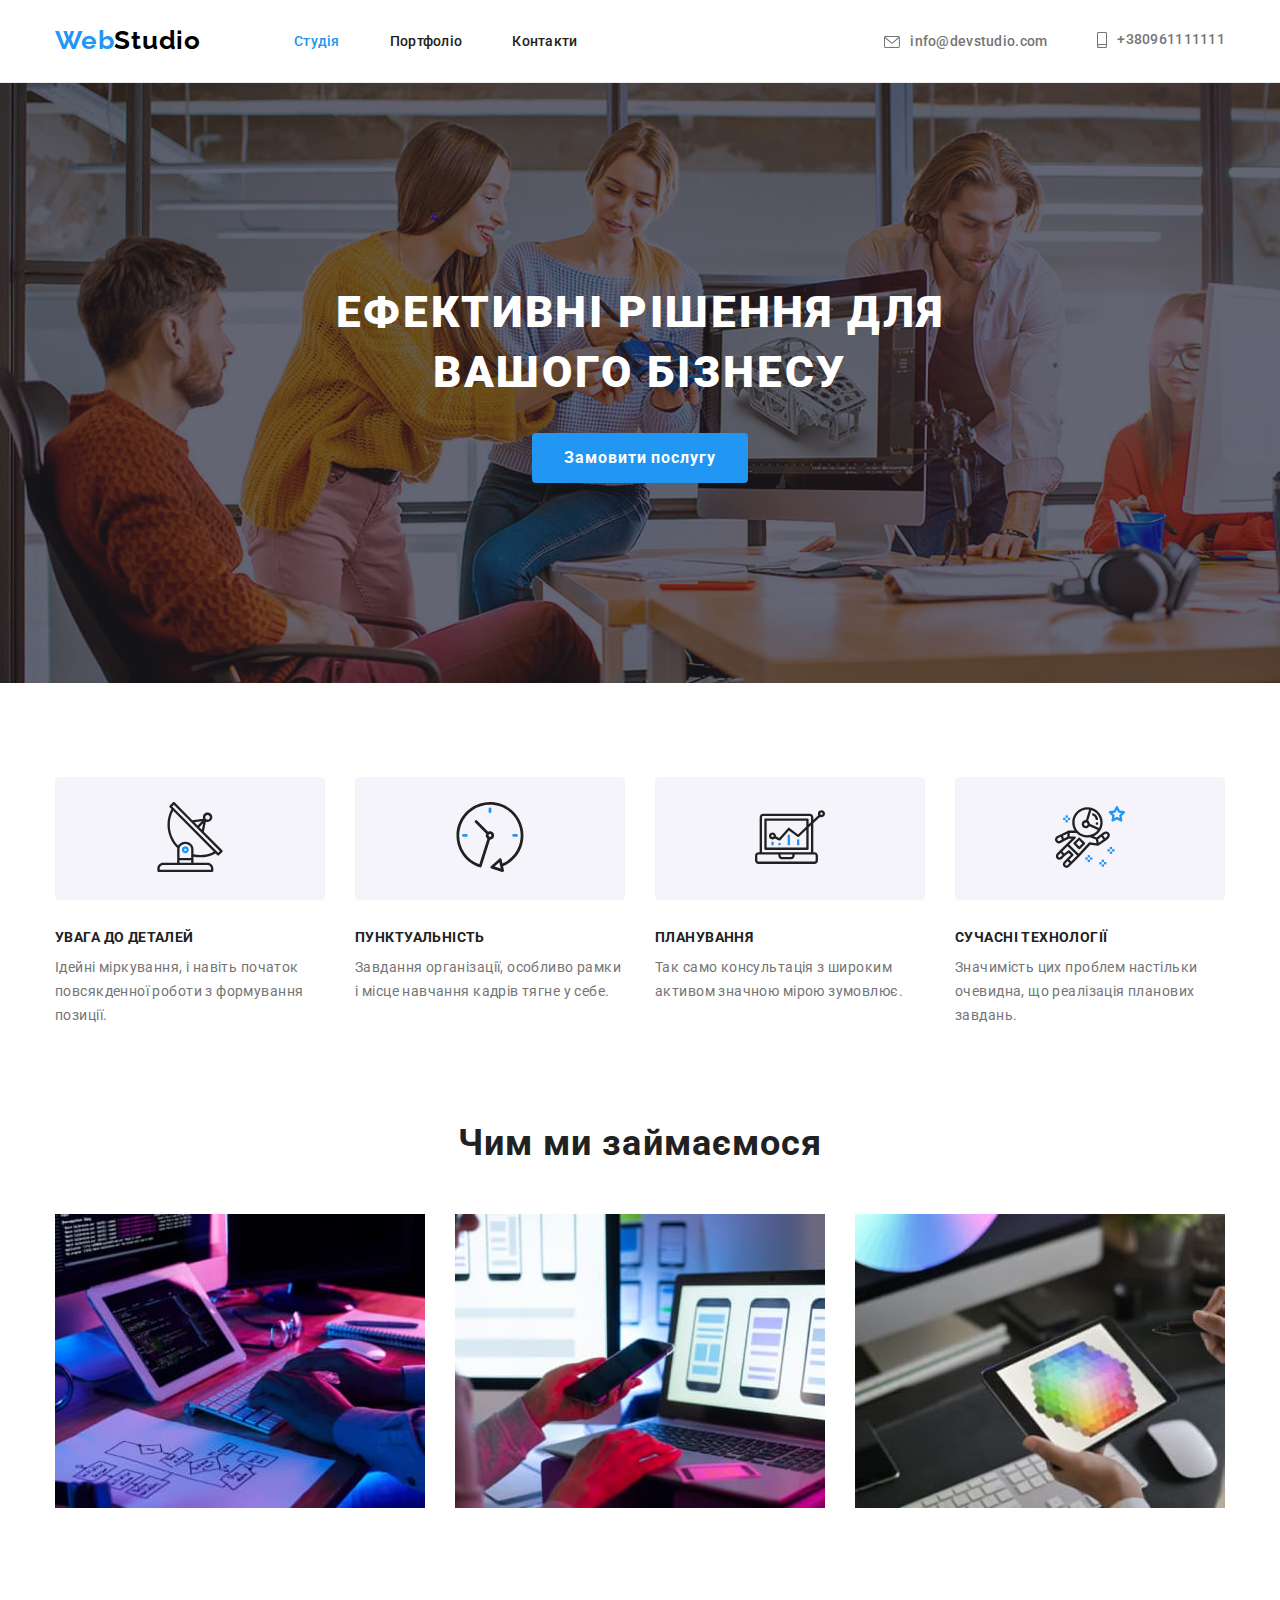
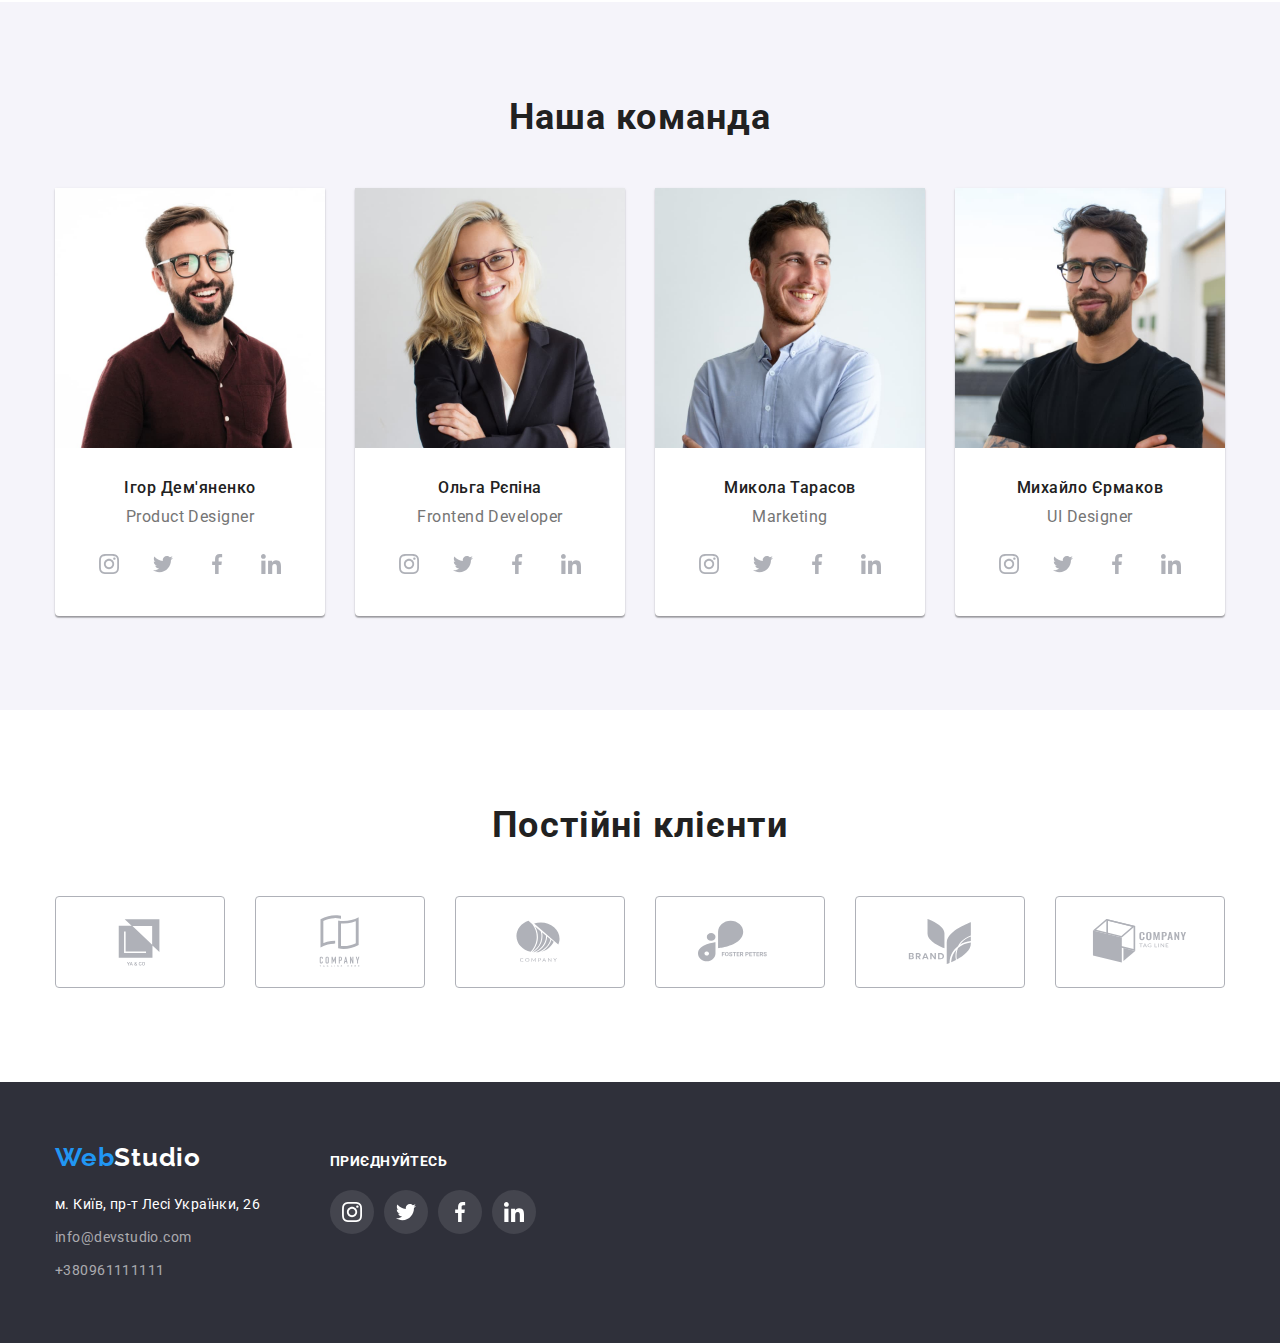
<file: index.html>
<!DOCTYPE html>
<html lang="uk">
<head>
  <meta charset="utf-8">
  <meta http-equiv="X-UA-Compatible" content="IE=edge">
  <meta name="viewport" content="width=device-width, initial-scale=1.0">
  <title>Студія</title>
  <link rel="stylesheet" href="https://cdn.jsdelivr.net/npm/modern-normalize@1.1.0/modern-normalize.min.css">
  <link rel="preconnect" href="https://fonts.googleapis.com">
  <link rel="preconnect" href="https://fonts.gstatic.com" crossorigin>
  <link href="https://fonts.googleapis.com/css2?family=Raleway:wght@700&family=Roboto:wght@400;500;700;900&display=swap" rel="stylesheet">
  <link rel="stylesheet" href="./CSS/styles.css">
  

</head>
<body>
  <!--Header-->
    <header class="page_header">
      <div class="page_header_container container">
      <nav class="page_nav">
          <a class="first_logo" href="./index.html"> <span class="item_web">Web</span>Studio</a>
          <ul class="menu list">
            <li class="menu_item"><a class="menu_link link current" href="./index.html">Студія</a></li>
            <li class="menu_item"><a class="menu_link link" href="./portfolio.html">Портфоліо</a></li>
            <li class="menu_item"><a class="menu_link link" href="#">Контакти</a></li>
          </ul>
      </nav>
          <ul class="contacts_header list">
            <li class="contact_mail"><a class="contact_link link" href="mailto:info@devstudio.com"><svg class="icon_contact" width="16" height="12"><use href="./images/icons.svg#icon-envelope"></use></svg>info@devstudio.com</a></li>
            <li class="contact_tel"><a class="contact_link link" href="tel:+380961111111"><svg class="icon_contact"  width="10" height="16"><use href="./images/icons.svg#icon-smartphone"></use></svg>+380961111111</a></li>
          </ul>
        </div>
    </header>
    
     <!--Main-->
      <main>
        <section class="main_bg">
        <div class="section_main container">
          <h1 class="title_main">Ефективні рішення для вашого бізнесу</h1>
          <button class="btn_main" type="button">Замовити послугу</button>
       </div>
      </section>
        <!--About-->
                  <section>
                    <div class="section_about_us container ">
          <h2 class="visually-hidden">Все про нас та нашу роботу</h2>
          <ul class="about_us list">
            <li class="card">
              <div class="bcg">
              <svg class="icons_about_us" width="70" height="70">
                <use href="./images/icons.svg#icon-antenna"></use>
              </svg>
            </div>
             <h3 class="title_about_us">Увага до деталей</h3>
             <p class="text_about_us">Ідейні міркування, і навіть початок повсякденної роботи з формування позиції.</p>
            </li>
            <li class="card">
              <div class="bcg">
              <svg class="icons_about_us" width="70" height="70">
                <use href="./images/icons.svg#icon-clock"></use>
              </svg>
              </div>
              <h3 class="title_about_us">Пунктуальність</h3>
              <p class="text_about_us">Завдання організації, особливо рамки і місце навчання кадрів тягне у себе.</p>
            </li> 
             <li class="card">
              <div class="bcg">
              <svg class="icons_about_us" width="70" height="70">
                <use href="./images/icons.svg#icon-diagram"></use>
              </svg>
              </div>
              <h3 class="title_about_us">Планування</h3>
              <p class="text_about_us">Так само консультація з широким активом значною мірою зумовлює.</p>
            </li>
            <li class="card">
              <div class="bcg">
              <svg class="icons_about_us" width="70" height="70">
                <use href="./images/icons.svg#icon-astronaut"></use>
              </svg>
              </div>
              <h3 class="title_about_us">Сучасні технології</h3>
              <p class="text_about_us">Значимість цих проблем настільки очевидна, що реалізація планових завдань.</p>
            </li>
         </ul>
              </div>
            </section>
        <!--What_we_do-->
        <section class="page_what_we_do">
        <div class="section_what_we_do  container">
                 <h2 class="title_what_we_do">Чим ми займаємося</h2>
          <ul class="what_we_do list">
            <li class="item_what_we_do"><img src="./images/laptop.jpg" alt="ноутбук" width="370"></li>
            <li class="item_what_we_do"><img src="./images/telephone.jpg" alt="мобільний_телефон" width="370"></li>
            <li class="item_what_we_do"> <img src="./images/tablet.jpg" alt="планшет" width="370"></li>
          </ul>         
              </div>
            </section>
        <!--Our_team-->
        <section class="page_our_team ">
        <div class="section_our_team container">
                  <h2 class="title_our_team">Наша команда</h2>
          <ul class="our_team list">
            <li class="content_our_team">
              <img src="./images/man1.jpg" alt="усміхнений_чоловік_в_окулярах" width="270">
              <div class="text_our_team">
              <h3 class="subtitle_our_team">Ігор Дем'яненко</h3>
              <p class="item_our_team">Product Designer</p>
              <ul class="social_list list">
                <li class="icon_item"><a class="link_icons_team" href=""><svg class="icon"><use href="./images/icons.svg#icon-instagram"></use></svg></a>
                  </li>
                  <li class="icon_item"><a class="link_icons_team" href=""><svg class="icon"><use href="./images/icons.svg#icon-twitter"></use></svg></a>
                  </li>
                  <li class="icon_item"><a class="link_icons_team" href=""><svg class="icon"><use href="./images/icons.svg#icon-facebook"></use></svg></a>
                  </li>
                  <li class="icon_item"><a class="link_icons_team" href=""><svg class="icon"><use href="./images/icons.svg#icon-linkedin"></use></svg></a>
                    </li>
              </ul>
              </div>
             
            </li>
            <li class="content_our_team">
              <img src="./images/woman.jpg" alt="жінка_в_окулярах" width="270">
              <div class="text_our_team">
              <h3 class="subtitle_our_team">Ольга Рєпіна</h3>
              <p class="item_our_team">Frontend Developer</p>
              <ul class="social_list list">
                <li class="icon_item"><a class="link_icons_team" href=""><svg class="icon"><use href="./images/icons.svg#icon-instagram"></use></svg></a>
                </li>
                <li class="icon_item"><a class="link_icons_team" href=""><svg class="icon"><use href="./images/icons.svg#icon-twitter"></use></svg></a>
                </li>
                <li class="icon_item"><a class="link_icons_team" href=""><svg class="icon"><use href="./images/icons.svg#icon-facebook"></use></svg></a>
                </li>
                <li class="icon_item"><a class="link_icons_team" href=""><svg class="icon"><use href="./images/icons.svg#icon-linkedin"></use></svg></a>
                  </li>
              </ul>
              </div>
                         </li>
                       <li class="content_our_team">
              <img src="./images/man2.jpg" alt="усміхнений_чоловік" width="270">
              <div class="text_our_team">
              <h3 class="subtitle_our_team">Микола Тарасов</h3>
              <p class="item_our_team">Marketing</p>
              <ul class="social_list list">
                <li class="icon_item"><a class="link_icons_team" href=""><svg class="icon"><use href="./images/icons.svg#icon-instagram"></use></svg></a>
                </li>
                <li class="icon_item"><a class="link_icons_team" href=""><svg class="icon"><use href="./images/icons.svg#icon-twitter"></use></svg></a>
                </li>
                <li class="icon_item"><a class="link_icons_team" href=""><svg class="icon"><use href="./images/icons.svg#icon-facebook"></use></svg></a>
                </li>
                <li class="icon_item"><a class="link_icons_team" href=""><svg class="icon"><use href="./images/icons.svg#icon-linkedin"></use></svg></a>
                  </li>
              </ul>
              </div>
              
            </li>
            <li class="content_our_team">
              <img src="./images/man3.jpg" alt="чоловік_в_окулярах" width="270">
              <div class="text_our_team">
              <h3 class="subtitle_our_team">Михайло Єрмаков</h3>
              <p class="item_our_team">UI Designer</p>
              <ul class="social_list list">
                <li class="icon_item"><a class="link_icons_team" href=""><svg class="icon"><use href="./images/icons.svg#icon-instagram"></use></svg></a>
                </li>
                <li class="icon_item"><a class="link_icons_team" href=""><svg class="icon"><use href="./images/icons.svg#icon-twitter"></use></svg></a>
                </li>
                <li class="icon_item"><a class="link_icons_team" href=""><svg class="icon"><use href="./images/icons.svg#icon-facebook"></use></svg></a>
                </li>
                <li class="icon_item"><a class="link_icons_team" href=""><svg class="icon"><use href="./images/icons.svg#icon-linkedin"></use></svg></a>
                  </li>
              </ul>
              </div>
                         </li>
          </ul>
        </div>
        </section>
        <!--Clients-->
        <section class="page_clients">
          <div class="section_clients container">
            <h2 class="title_clients">Постійні клієнти</h2>
            <ul class="logo_list list">
              <li class="logo_item">
                <a class="link_logo" href="#">
                <svg class="logo_img"> 
                  <use href="./images/icons.svg#icon-LogoClient1"></use>
                </svg>
              </a>
              </li>
              <li class="logo_item">
                <a class="link_logo" href="#">
                <svg class="logo_img"> 
                  <use href="./images/icons.svg#icon-LogoClient2"></use>
                </svg>
                </a>
              </li>
              <li class="logo_item">
                <a class="link_logo" href="#">
                <svg class="logo_img"> 
                  <use href="./images/icons.svg#icon-LogoClient3"></use>
                </svg>
              </a>
              </li>
              <li class="logo_item">
                <a class="link_logo" href="#">
                <svg class="logo_img"> 
                  <use href="./images/icons.svg#icon-LogoClient4"></use>
                </svg>
              </a>
              </li>
              <li class="logo_item">
                <a class="link_logo" href="#">
                <svg class="logo_img"> 
                  <use href="./images/icons.svg#icon-LogoClient5"></use>
                </svg>
              </a>
              </li>
              <li class="logo_item">
                <a class="link_logo" href="#">
                <svg class="logo_img"> 
                  <use href="./images/icons.svg#icon-LogoClient6"></use>
                </svg>
              </a>
              </li>
            </ul>
          </div>
        </section>
           </main>
     <!--Footer-->
     <footer class="contacts_footer">
      <div class="page_footer container">
        <div class="address_content">
        <h2 class="visually-hidden">Контакти</h2>
         <a class="second_logo" href="./index.html"> <span class="item_web" >Web</span>Studio</a>
         <address class="address_footer">
           <ul class="address_list list">
            <li class="address_item"><a class="link_map link" href="https://goo.gl/maps/CPtrU1FHBa2aNyZL9" target="_blank" rel="noopener noreferrer nofollow">м. Київ, пр-т Лесі Українки, 26</a></li>
            <li class="address_item"><a class="link_mail link" href="mailto:info@devstudio.com">info@devstudio.com</a></li>
            <li class="address_item"><a class="link_tel link" href="tel:+380961111111">+380961111111</a></li>
           </ul>
                   </address>
                  </div> 
                   <div class="address_icons">
                    <p class="subtitle_address">Приєднуйтесь</p>
                    <ul class="social_list_address list">
                      <li class="icon_item"><a class="link_icons_address" href=""><svg class="icon_add"><use href="./images/icons.svg#icon-instagram"></use></svg></a>
                      </li>
                      <li class="icon_item"><a class="link_icons_address" href=""><svg class="icon_add"><use href="./images/icons.svg#icon-twitter"></use></svg></a>
                      </li>
                      <li class="icon_item"><a class="link_icons_address" href=""><svg class="icon_add"><use href="./images/icons.svg#icon-facebook"></use></svg></a>
                      </li>
                      <li class="icon_item"><a class="link_icons_address" href=""><svg class="icon_add"><use href="./images/icons.svg#icon-linkedin"></use></svg></a>
                        </li>
                    </ul>
            
                  </div>
      </div> 

      
      </footer>

</body>
</html>
</file>
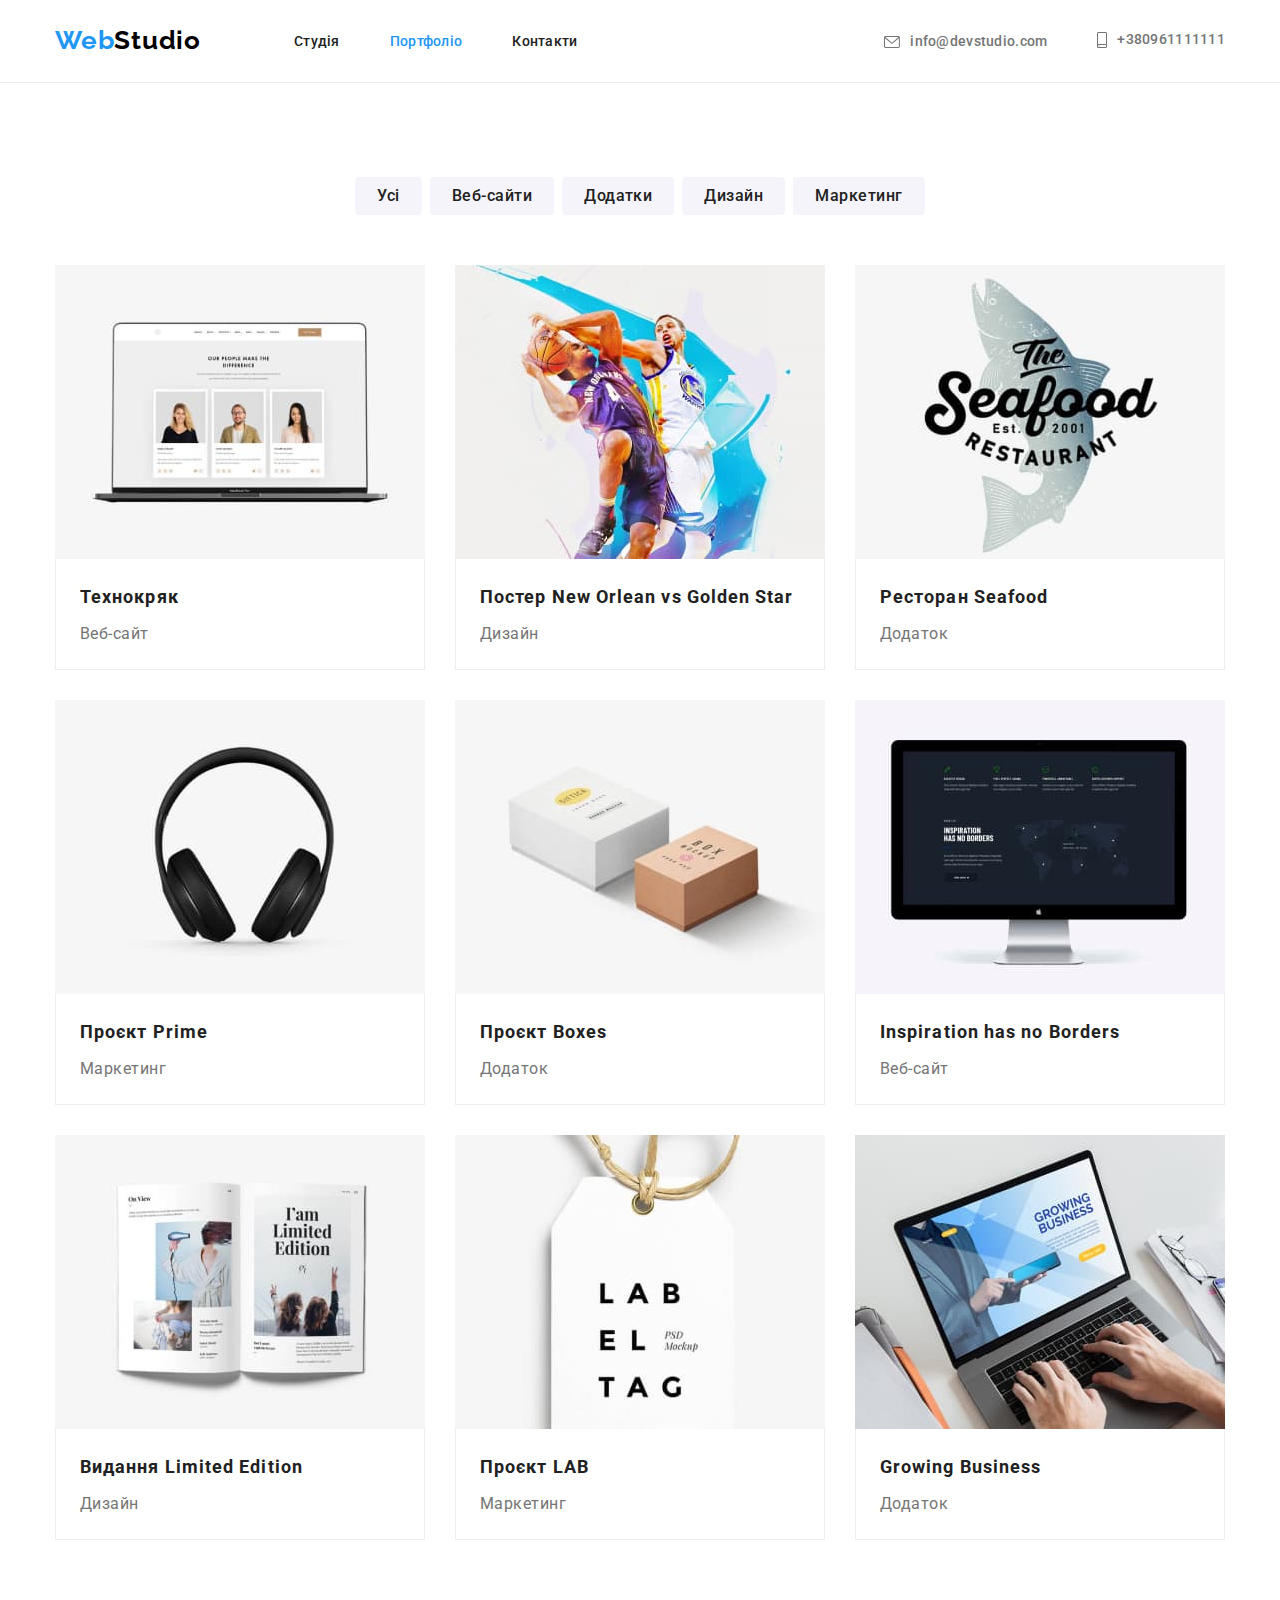
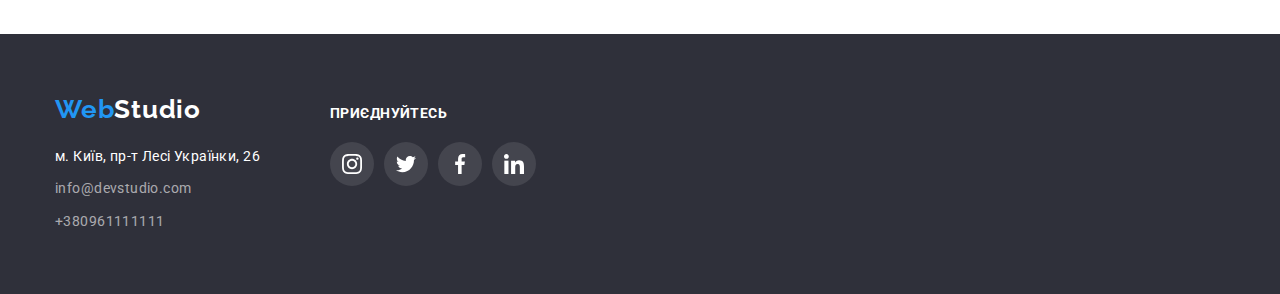
<file: portfolio.html>
<!DOCTYPE html>
<html lang="uk">
<head>
  <meta charset="utf-8">
  <meta http-equiv="X-UA-Compatible" content="IE=edge">
  <meta name="viewport" content="width=device-width, initial-scale=1.0">
  <title>Студія</title>
  <link rel="stylesheet" href="https://cdn.jsdelivr.net/npm/modern-normalize@1.1.0/modern-normalize.min.css">
  <link rel="preconnect" href="https://fonts.googleapis.com">
  <link rel="preconnect" href="https://fonts.gstatic.com" crossorigin>
  <link href="https://fonts.googleapis.com/css2?family=Raleway:wght@700&family=Roboto:wght@400;500;700;900&display=swap" rel="stylesheet">
  <link rel="stylesheet" href="./CSS/styles.css">
</head>
<body>
  <!--Header-->
  <header class="page_header">
    <div class="page_header_container container">
      <nav class="page_nav">
      <a class="first_logo" href="./index.html"> <span class="item_web">Web</span>Studio</a>
      <ul class="menu list">
        <li class="menu_item"><a class="menu_link link" href="./index.html">Студія</a></li>
        <li class="menu_item"><a class="menu_link link current" href="./portfolio.html">Портфоліо</a></li>
        <li class="menu_item"><a class="menu_link link" href="#">Контакти</a></li>
      </ul>
  </nav>
  <ul class="contacts_header list">
    <li class="contact_mail"><a class="contact_link link" href="mailto:info@devstudio.com"><svg class="icon_contact" width="16" height="12"><use href="./images/icons.svg#icon-envelope"></use></svg>info@devstudio.com</a></li>
    <li class="contact_tel"><a class="contact_link link" href="tel:+380961111111"><svg class="icon_contact"  width="10" height="16"><use href="./images/icons.svg#icon-smartphone"></use></svg>+380961111111</a></li>
  </ul>
    </div>
    
  
  </header>
  
    
     <!--Main-->
      <main>
          <section class="page_portfolio">
            <div class="container">
          <h1 class="visually-hidden">Кнопки та послуги</h1>
        <ul class="button_list list">
          <li><button class="button_main" type="button">Усі</button></li>
          <li><button class="button_main" type="button">Веб-сайти</button></li>
         <li><button class="button_main" type="button">Додатки</button></li>
          <li><button class="button_main" type="button">Дизайн</button></li>
          <li><button class="button_main" type="button">Маркетинг</button></li>
          </ul>
          <ul class="services_main list">
            <li class="content_services_main">
              <a class="content_link link" href="#">
              <img src="./images-portfolio/tehnokriak.jpg" alt="технокряк" width="370">
              <div class="text_border_line">
              <h2 class="subtitle_services_main">Технокряк</h2>
              <p class="item_services_main">Веб-сайт</p>
              </div>
            </a>
            </li>
            <li class="content_services_main">
              <a class="content_link link" href="#">
              <img src="./images-portfolio/poster.jpg" alt="постер_баскетболісти" width="370">
              <div class="text_border_line">
              <h2 class="subtitle_services_main">Постер New Orlean vs Golden Star</h2>
              <p class="item_services_main">Дизайн</p>
            </div>
          </a>
            </li>
            <li class="content_services_main">
              <a class="content_link link" href="#">
              <img src="./images-portfolio/restoran.jpg" alt="ресторан_морепродуктів" width="370">
              <div class="text_border_line">
              <h2 class="subtitle_services_main">Ресторан Seafood</h2>
              <p class="item_services_main">Додаток</p>
              </div>
            </a>
            </li>
            <li class="content_services_main">
              <a class="content_link link" href="#">
              <img src="./images-portfolio/prime.jpg" alt="проєкт_прем'єр" width="370">
              <div class="text_border_line">
              <h2 class="subtitle_services_main">Проєкт Prime</h2>
              <p class="item_services_main">Маркетинг</p>
            </div>
          </a>
            </li>
            <li class="content_services_main">
              <a class="content_link link" href="#">
              <img src="./images-portfolio/boxes.jpg" alt="проєкт_коробки" width="370">
              <div class="text_border_line">
              <h2 class="subtitle_services_main">Проєкт Boxes</h2>
              <p class="item_services_main">Додаток</p>
              </div>
            </a>
            </li>
            <li class="content_services_main">
              <a class="content_link link" href="#"></a>
              <img src="./images-portfolio/inspiration.jpg" alt="натхнення_не_має_меж" width="370">
              <div class="text_border_line">
              <h2 class="subtitle_services_main">Inspiration has no Borders</h2>
              <p class="item_services_main">Веб-сайт</p>
              </div>
            </a>
            </li>
            <li class="content_services_main">
              <a class="content_link link" href="#">
              <img src="./images-portfolio/edition.jpg" alt="видання" width="370">
              <div class="text_border_line">
              <h2 class="subtitle_services_main">Видання Limited Edition</h2>
              <p class="item_services_main">Дизайн</p>
              </div>
            </a>
            </li>
            <li class="content_services_main">
              <a class="content_link link" href="#">
              <img src="./images-portfolio/lab.jpg" alt="проєкт_лаб" width="370">
              <div class="text_border_line">
              <h2 class="subtitle_services_main">Проєкт LAB</h2>
              <p class="item_services_main">Маркетинг</p>
              </div>
              </a>
            </li>
            <li class="content_services_main">
              <a class="content_link link" href="#">
              <img src="./images-portfolio/growing.jpg" alt="зростаючий_бізнес" width="370">
              <div class="text_border_line">
              <h2 class="subtitle_services_main">Growing Business</h2>
              <p class="item_services_main">Додаток</p>
              </div>
              </a>
            </li>
          </ul>
        </div>
        </section>
     
        
        
      </main>
     <!--Footer-->
     <footer class="contacts_footer">
      <div class="page_footer container">
        <div class="address_content">
        <h2 class="visually-hidden">Контакти</h2>
         <a class="second_logo" href="./index.html"> <span class="item_web" >Web</span>Studio</a>
         <address class="address_footer">
           <ul class="address_list list">
            <li class="address_item"><a class="link_map link" href="https://goo.gl/maps/CPtrU1FHBa2aNyZL9" target="_blank" rel="noopener noreferrer nofollow">м. Київ, пр-т Лесі Українки, 26</a></li>
            <li class="address_item"><a class="link_mail link" href="mailto:info@devstudio.com">info@devstudio.com</a></li>
            <li class="address_item"><a class="link_tel link" href="tel:+380961111111">+380961111111</a></li>
           </ul>
                   </address>
                  </div> 
                   <div class="address_icons">
                    <p class="subtitle_address">Приєднуйтесь</p>
                    <ul class="social_list_address list">
                      <li class="icon_item"><a class="link_icons_address" href=""><svg class="icon_add"><use href="./images/icons.svg#icon-instagram"></use></svg></a>
                      </li>
                      <li class="icon_item"><a class="link_icons_address" href=""><svg class="icon_add"><use href="./images/icons.svg#icon-twitter"></use></svg></a>
                      </li>
                      <li class="icon_item"><a class="link_icons_address" href=""><svg class="icon_add"><use href="./images/icons.svg#icon-facebook"></use></svg></a>
                      </li>
                      <li class="icon_item"><a class="link_icons_address" href=""><svg class="icon_add"><use href="./images/icons.svg#icon-linkedin"></use></svg></a>
                        </li>
                    </ul>
            
                  </div>
      </div> 

      
      </footer>


</body>
</html>
</file>
<file: CSS/styles.css>
:root {
--primary-font:'Roboto',sans-serif;
--secondary-font:'Raleway',sans-serif;
--first-logo-text-color:#000000;
--primary-text-color-theme-light:#212121;
--secondary-text-color-theme-light:#757575;
--primary-text-color-theme-dark:#FFFFFF;
--secondary-text-color-theme-dark:rgba(255, 255, 255, 0.6);
--primary-background-color:#FFFFFF;
--secondary-background-color:#2F303A;
--accent-color:#2196F3;
--team-buttons-background-color:#F5F4FA;
--border-color-line:#ECECEC;
--border-color-line-card:#EEEEEE;
--primary-color-icons:#AFB1B8;
--secondary-color-icons:#FFFFFF;
--color-nav-icon:#757575;
}

body {
    font-family:var(--primary-font);
    font-size: 14px;
    letter-spacing:0.03em;
    color:var(--primary-text-color-theme-light);
    background-color:var(--primary-background-color);
         
}

.visually-hidden {
    position: absolute;
      white-space: nowrap;
      width: 1px;
      height: 1px;
      overflow: hidden;
      border: 0;
      padding: 0;
      clip: rect(0 0 0 0);
      clip-path: inset(50%);
      margin: -1px;
  }

  .list {
    list-style: none;
    padding-left: 0;
    margin: 0;
}

  .link{
    text-decoration: none;
  }

  img {
    display: block;
    max-width: 100%;
    height: auto;
  }

  address{
    font-style: normal;
    margin-top: 20px;
  }
 
  button {
    display: block;
    margin: 0 auto;
    cursor: pointer;
    border:none;
    border-radius: 4px;
      }

  h1,h2,h3,p {
    margin-top: 0;
    margin-bottom: 0;
  }

  ul {
    margin-top: 0;
    margin-bottom: 0;
    padding-left: 0;
  }

*{
    box-sizing: border-box;
}


.container {
    margin-left: auto;
    margin-right: auto;
    width: 1200px;
    padding-left: 15px;
    padding-right: 15px;
}

section{
    padding-top: 94px;
    padding-bottom: 94px;;
}


/* ========================  HEADER  ======================== */

.page_header_container{
    display: flex;
    align-items: center;
}

.page_nav{
    display: flex;

}

  .first_logo{
    font-family: 'Raleway',sans-serif;
    font-weight: 700;
    font-size: 26px;
    line-height: 1.19;
    letter-spacing: 0.03em;
        color:var(--first-logo-text-color);
        text-decoration: none;
   margin-right: 93px;
   padding-top: 24px;
   padding-bottom: 25px;

    }
    .item_web{
        color:var(--accent-color)
    }

    .menu{
        display: flex;
        column-gap: 50px;
        padding-top: 32px;
        padding-bottom:32px ;
    }
 
    .menu_link  {
font-weight: 500;
font-size: 14px;
line-height: 1.14;
letter-spacing: 0.02em;
color:var(--primary-text-color-theme-light);
}
 
.contacts_header{
    display: flex;
    column-gap: 50px;
   margin-left: auto;
    padding-top:32px ;
    padding-bottom: 32px;
    align-items: baseline;
  }


.contact_link {
font-weight: 500;
font-size: 14px;
line-height: 1.14;
letter-spacing: 0.02em;
color:var(--secondary-text-color-theme-light);
display: flex;
align-items: center;
}

.menu_link:hover , .contact_link:hover, 
.menu_link:focus , .contact_link:focus 
 {
 color:var(--accent-color)
}
 
.current {
    color:var(--accent-color);
}

.icon_contact{
    margin-right: 10px;
    fill: currentColor;
   }



   /* ========================  MAIN  ======================== */


.main_bg{
    background-color:var(--secondary-background-color);
    padding-top: 200px;
    padding-bottom: 200px;
    text-align: center;
    background-image: linear-gradient(rgba(47, 48, 58, 0.4),rgba(47, 48, 58, 0.4)), url('../images/Imgbg.jpg');
    background-size: cover;
    background-repeat: no-repeat;
   max-width: 1600px;
height: 600px;
margin: 0 auto;
}

    .title_main{
font-weight: 900;
font-size: 44px;
line-height: 1.36;
text-align: center;
letter-spacing: 0.06em;
text-transform: uppercase;
color:var(--primary-text-color-theme-dark);
width: 696px;
margin: 0 auto;


 }

    .btn_main {
font-weight: 700;
font-size: 16px;
line-height: 1.88;
align-items: center;
text-align: center;
letter-spacing: 0.06em;
background-color:var(--accent-color);
    color:var(--primary-text-color-theme-dark);
    border-radius: 4px;
    min-width: 216px;
    padding: 10px 32px;
    margin-top: 30px;

}

.btn_main:hover , .btn_main:focus {
    background: #188CE8;
    box-shadow: 0px 4px 4px rgba(0, 0, 0, 0.15);
    
}

/* ========================  ABOUT  ======================== */

.about_us{
    display: flex;
    align-items: flex-start;
}

.card{
    flex-basis: calc((100%-90px)/4);
    
}

.title_about_us {
font-weight: 700;
font-size: 14px;
line-height: 1.14;
letter-spacing: 0.03em;
text-transform: uppercase;
    color:var(--primary-text-color-theme-light);
   margin-top: 30px;
    margin-bottom: 10px;
}
 .text_about_us{
font-style: normal;
font-weight: 400;
font-size: 14px;
line-height: 1.71;
letter-spacing: 0.03em;
color:var(--secondary-text-color-theme-light);
 }

 .card:not(:last-child) {
    margin-right: 30px;
 }

 .bcg{
    background-color: #F5F4FA;
border-radius: 4px;
 }

 .icons_about_us{
margin: 25px 100px;
 }
 
/* ========================  WHAT WE DO  ======================== */

.page_what_we_do {
padding-top:0;
}
 .title_what_we_do {
font-style: normal;
font-weight: 700;
font-size: 36px;
line-height: 1.17;
text-align: center;
letter-spacing: 0.03em;
    color:var(--primary-text-color-theme-light);
    margin-bottom: 50px;
 }

.what_we_do{
    display: flex;
    column-gap: 30px;
}

/* ========================  OUR TEAM  ======================== */
 
.page_our_team{
    background-color:var(--team-buttons-background-color);
}

 .title_our_team{
font-style: normal;
font-weight: 700;
font-size: 36px;
line-height: 1.17;
text-align: center;
letter-spacing: 0.03em;
    color:var(--primary-text-color-theme-light);
    margin-bottom: 50px;
 }
 
.our_team{
   margin-top: 50px;
   display: flex;
   column-gap: 30px;  
}

 .content_our_team {
        width: 270px;
    background-color:var(--primary-background-color) ;
    box-shadow: 0px 1px 3px rgba(0, 0, 0, 0.12), 0px 1px 1px rgba(0, 0, 0, 0.14), 0px 2px 1px rgba(0, 0, 0, 0.2);
border-radius: 0px 0px 4px 4px;

 }

.text_our_team{
    padding: 30px 0;
}

 .subtitle_our_team {
    font-style: normal;
    font-weight: 500;
    font-size: 16px;
    line-height: 1.19;
    text-align:center;
    letter-spacing: 0.03em;
    margin-bottom: 10px;
 }

 .item_our_team {
font-style: normal;
font-weight: 400;
font-size: 16px;
line-height: 1.19;
text-align: center;
letter-spacing: 0.03em;
    color:var(--secondary-text-color-theme-light);
 }
 
.social_list{
 
    display: flex;
    justify-content: center;
       column-gap: 10px;
margin-top: 16px;
  
   }

.link_icons_team{
    display: flex;
    justify-content: center;
    align-items: center;
    width: 44px;
    height: 44px;
    border-radius: 50%;
   color:var(--primary-color-icons);
   
}

.icon {
    width: 20px;
    height: 20px;
    fill: currentColor;
}



.link_icons_team:hover , .link_icons_team:focus {
    background-color: var(--accent-color);
    color: var(--primary-background-color);
}

.link_icons_team:hover .icon,
.link_icons_team:focus .icon {
    fill:var(--secondary-color-icons);
}

/* ========================  CLIENTS  ======================== */

.title_clients{
font-style: normal;
font-weight: 700;
font-size: 36px;
line-height: 1.17;
text-align: center;
letter-spacing: 0.03em;
color: var(--primary-text-color-theme-light);
}


.logo_list{
   margin-top: 50px;
   display: flex;
column-gap: 30px;
  }
 

.logo_img{
  width: 106px;
  height:60px;  
  fill: currentColor;
}


.link_logo{
    border-radius: 4px;
    display: flex;
    align-items: center;
    justify-content: center;
width: 170px;
height:92px;
border: 1px solid #AFB1B8;
color: var(--primary-color-icons);

}

.link_logo:hover , .link_logo:focus{
    border-color: var(--accent-color);
    color:var(--accent-color);
}

/* ========================  FOOTER  ======================== */

 .contacts_footer{
    background-color:var(--secondary-background-color) ;
    padding: 60px 0px;
   
 }

 .second_logo{
font-family:'Raleway',sans-serif;
font-weight: 700;
font-size: 26px;
line-height: 1.19;
letter-spacing: 0.03em;
    color:var(--accent-color) ;
    color:var(--primary-text-color-theme-dark);
    text-decoration: none; 
}



.address_item:not(:first-child) {
    margin-top: 9px;
}

 .link_map {
    font-style: normal;
font-weight: 400;
font-size: 14px;
line-height: 1.71;
letter-spacing: 0.03em;
color:var(--primary-text-color-theme-dark);
 }

 .link_mail, .link_tel {
    font-style: normal;
font-weight: 400;
font-size: 14px;
line-height: 1.71;
letter-spacing: 0.03em;
color:var(--secondary-text-color-theme-dark)
 }

 .link_map:hover , .link_mail:hover , .link_tel:hover ,
 .link_map:focus , .link_mail:focus , .link_tel:focus {
    color: var(--accent-color);
 }



.link_icons_address{
    display: flex;
    justify-content: center;
    align-items: center;
    width: 44px;
    height: 44px;
    border-radius: 50%;
    background: rgba(255, 255, 255, 0.1);
}

.link_icons_address:hover , .link_icons_address:focus {
    background-color: var(--accent-color);
}

.link_icons_address:hover .icon_add,
.linl_icons_address:focus .icon_add {
    fill:var(--secondary-color-icons);
}

.subtitle_address{
 font-weight: 700;
font-size: 14px;
line-height: 1.14;
letter-spacing: 0.03em;
text-transform: uppercase;
color:var(--primary-text-color-theme-dark);
margin-bottom: 20px;
}

.icon_add {
    width: 20px;
    height: 20px;
    fill:var(--secondary-color-icons);
}

.page_footer{
    display:flex;
    align-items: baseline;
}

.social_list_address{
display: flex;
column-gap: 10px;
}

.address_icons{
    margin-left: 70px;
}

/* ========================  MAIN PORTFOLIO  ======================== */
 
.page_header{
    border-bottom: 1px solid var(--border-color-line);
}


.buttons_services {
height: 1360px;
left: 215px;
top: 174px;
}

.button_list{
    display: flex;
    margin-bottom:50px ;
column-gap: 8px;
justify-content: center
}

.button_main{
font-weight: 500;
font-size: 16px;
line-height: 1.62;
text-align: center;
letter-spacing: 0.03em;
background:var(--team-buttons-background-color);
color:var(--primary-text-color-theme-light);
border-radius: 4px;
padding: 6px 22px;
}

.button_main:hover, .button_main:focus {
    background-color:var(--accent-color);
    color: var(--primary-text-color-theme-dark);
    box-shadow: 0px 3px 1px rgba(0, 0, 0, 0.1), 0px 1px 2px rgba(0, 0, 0, 0.08), 0px 2px 2px rgba(0, 0, 0, 0.12);
}


.services_main{
    display: flex;
    column-gap: 30px;
   flex-wrap: wrap;
   row-gap: 30px;
   }

.text_border_line{
    border: 1px solid var(--border-color-line-card);
    border-top:none;
    padding:20px 24px;
}

.subtitle_services_main {
font-weight: 700;
font-size: 18px;
line-height: 2;
letter-spacing: 0.06em;
color:var(--primary-text-color-theme-light);
margin-bottom: 4px;
}

.item_services_main {
font-weight: 400;
font-size: 16px;
line-height: 1.87;
letter-spacing: 0.03em;
color:var(--secondary-text-color-theme-light);
}
 
.content_link {
    display:block;
}



.content_link:hover , .content_link:focus {
    box-shadow: 0px 1px 1px rgba(0, 0, 0, 0.12),
  0px 4px 4px rgba(0, 0, 0, 0.06),
  1px 4px 6px rgba(0, 0, 0, 0.16);
}
</file>
